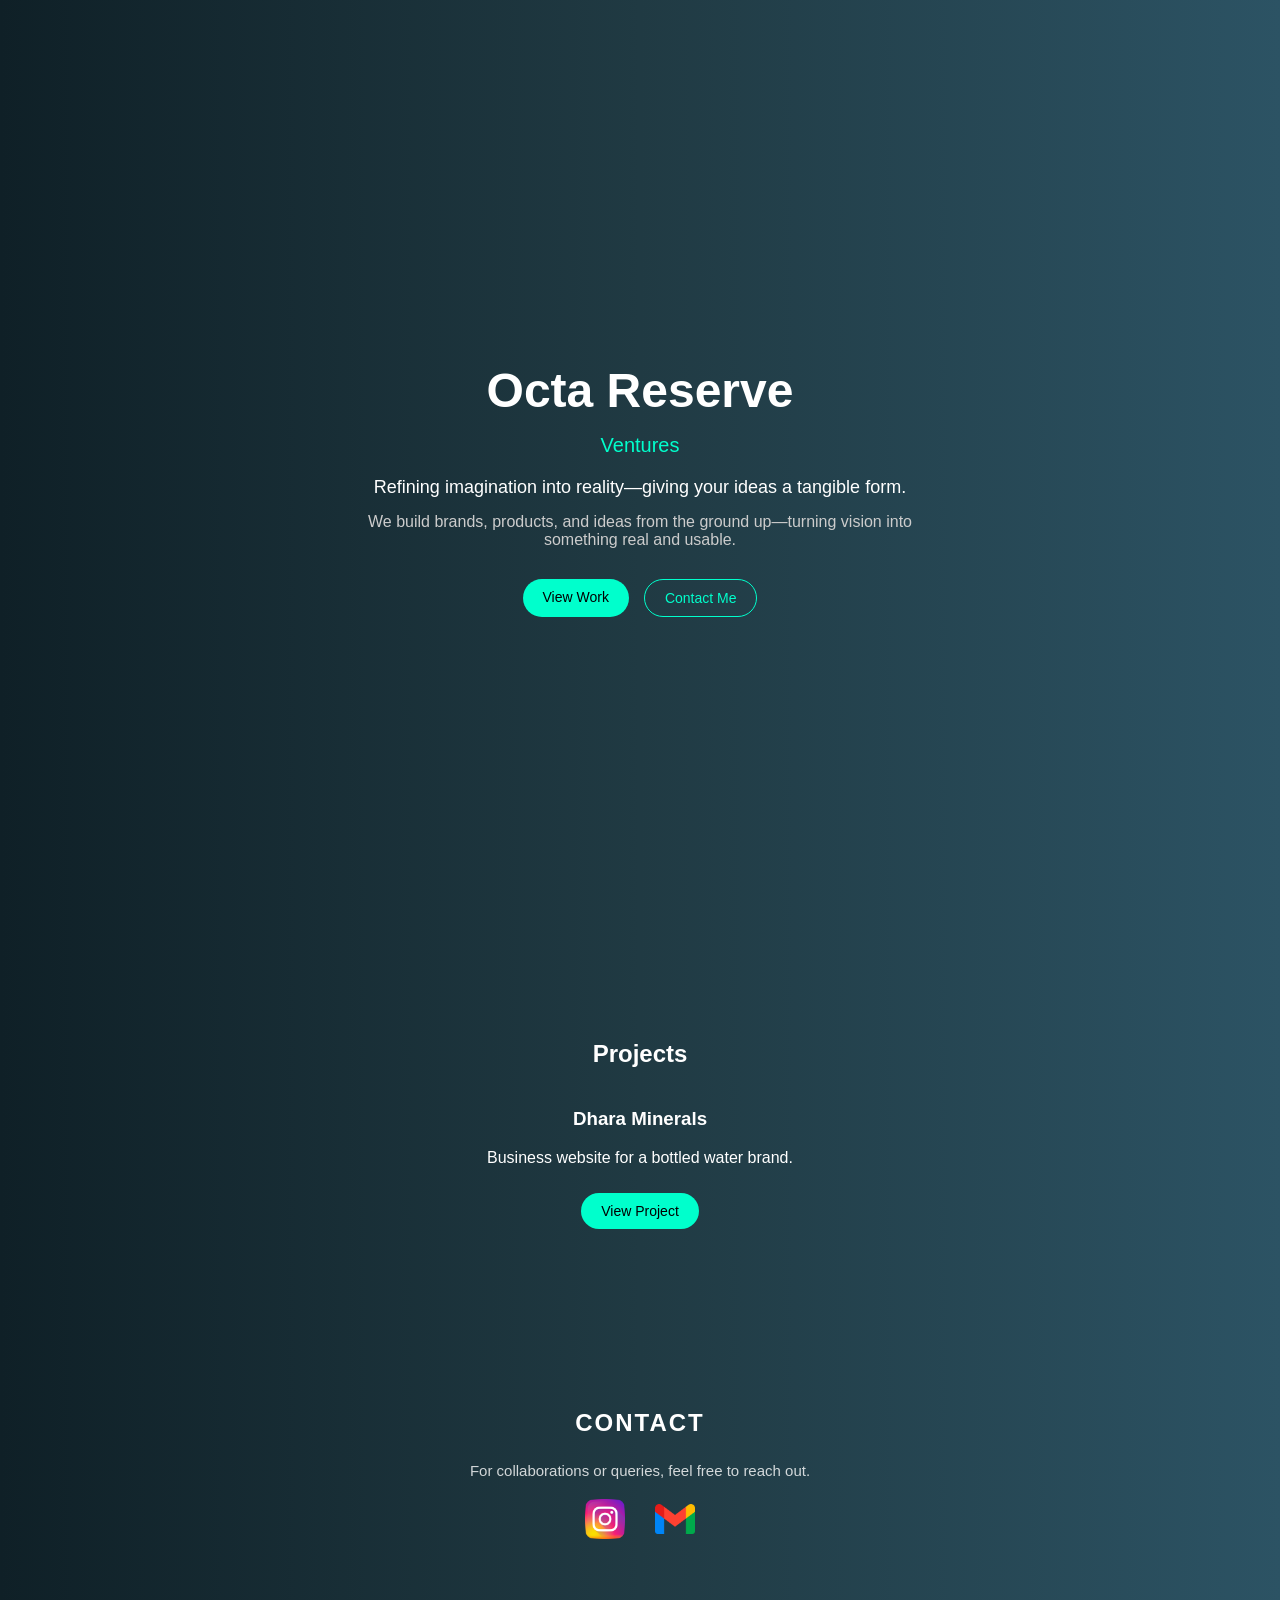
<file: index.html>
<!DOCTYPE html>
<html>
<head>
  <meta charset="UTF-8">
<meta name="viewport" content="width=device-width, initial-scale=1.0">

  <!-- Google tag (gtag.js) -->
<script async src="https://www.googletagmanager.com/gtag/js?id=G-RBC8QDCVNJ"></script>
<script>
  window.dataLayer = window.dataLayer || [];
  function gtag(){dataLayer.push(arguments);}
  gtag('js', new Date());

  gtag('config', 'G-RBC8QDCVNJ');
</script>
  
  <title>The Amol</title>
  <link rel="stylesheet" href="style.css">
</head>
<body>

<!-- HERO -->
<section class="hero">
  <div class="hero-content">
    
    <h1>Octa Reserve</h1>
    <h2>Ventures</h2>

    <p class="tagline">
      Refining imagination into reality—giving your ideas a tangible form.
    </p>

    <p class="about">
      We build brands, products, and ideas from the ground up—turning vision into something real and usable.
    </p>

    <div class="hero-buttons">
      <a href="#projects" class="btn primary">View Work</a>
      <a href="#contact" class="btn secondary">Contact Me</a>
    </div>

  </div>
</section>

<!-- PROJECTS -->
<section id="projects" style="padding:80px 20px; text-align:center;">
  <h2>Projects</h2>

  <div style="margin-top:40px;">
    <h3>Dhara Minerals</h3>
    <p>Business website for a bottled water brand.</p>

    <a href="dharaminerals/index.html" class="btn primary" style="margin-top:10px; display:inline-block;">
      View Project
    </a>
  </div>
</section>

<section id="contact" style="text-align:center; padding:80px 20px;">

  <h2 style="margin-bottom:25px; letter-spacing:2px;">
    CONTACT
  </h2>

  <p style="font-size:15px; opacity:0.8; margin-bottom:20px;">
    For collaborations or queries, feel free to reach out.
  </p>

  <div style="display:flex; justify-content:center; gap:30px; margin-top:20px;">

    <a href="https://www.instagram.com/theamoldwivedi/" target="_blank">
      <img src="/instagram.png" style="width:40px;">
    </a>

    <a href="mailto:theamoldwivedi@gmail.com">
      <img src="/mail.png" style="width:40px;">
    </a>

  </div>
    
</section>

</body>
</html>
</file>
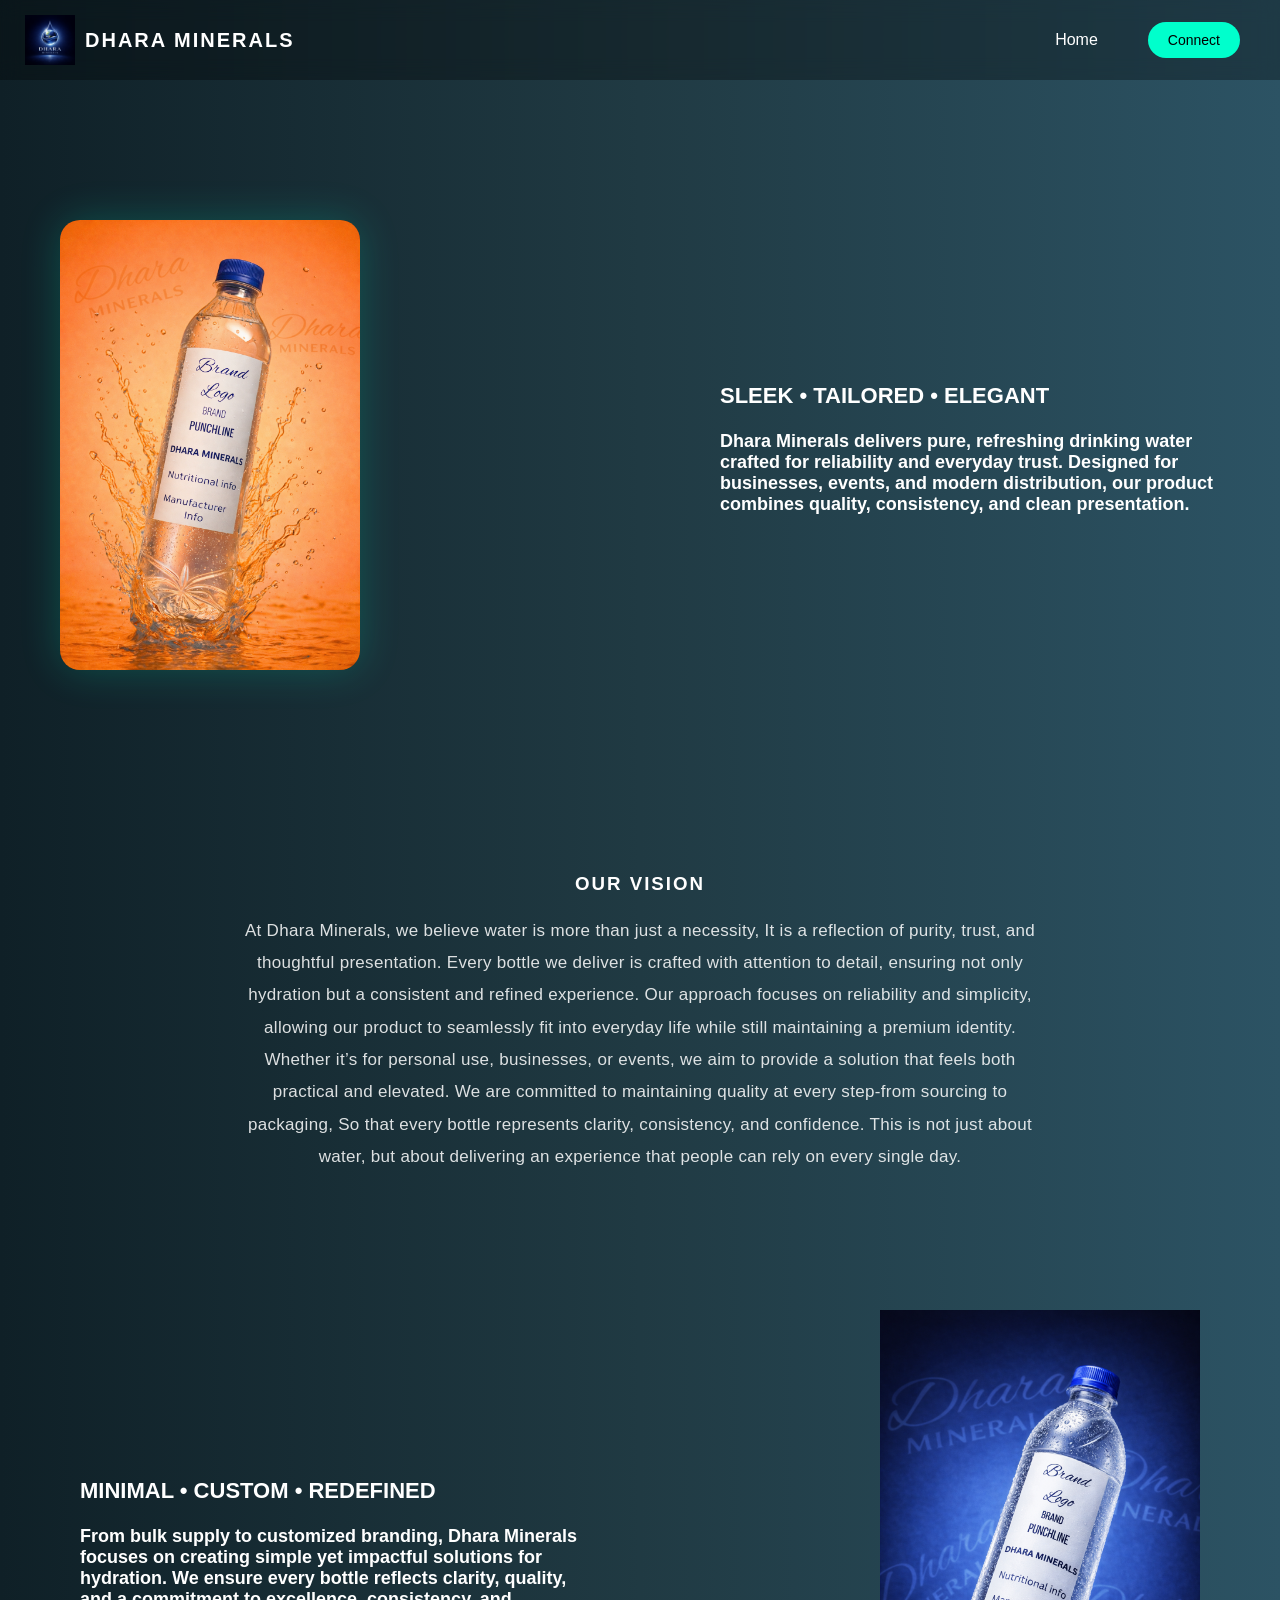
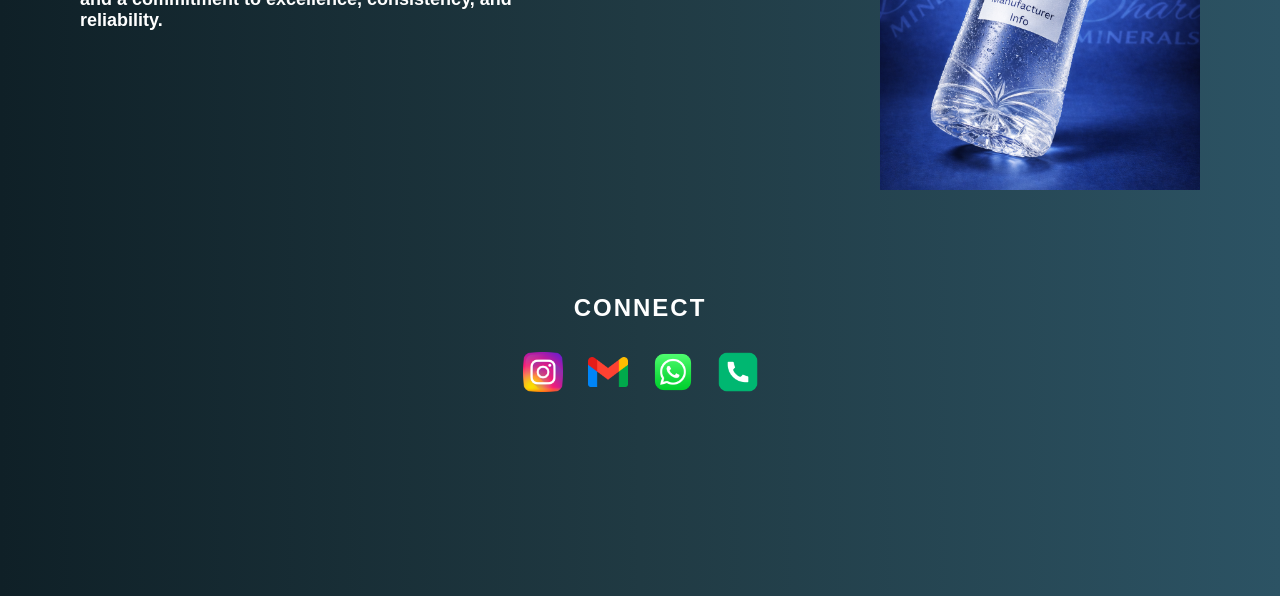
<file: dharaminerals/index.html>
<!DOCTYPE html>
<html lang="en">
<head>
  <meta charset="UTF-8">
<meta name="viewport" content="width=device-width, initial-scale=1.0">

  <!-- Google tag (gtag.js) -->
<script async src="https://www.googletagmanager.com/gtag/js?id=G-RBC8QDCVNJ"></script>
<script>
  window.dataLayer = window.dataLayer || [];
  function gtag(){dataLayer.push(arguments);}
  gtag('js', new Date());

  gtag('config', 'G-RBC8QDCVNJ');
</script>
  
  <title>Dharaminerals</title>
  <link rel="stylesheet" href="../style.css">
</head>
<body>

<header style="
  display:flex;
  justify-content:space-between;
align-items:center;
  align-items:center;
  padding:15px 25px;
  background: rgba(0,0,0,0.3);
  backdrop-filter: blur(10px);
">

  <div style="display:flex; align-items:center;">
    <img src="../logo.png" style="width:50px; margin-right:10px;">
    <h2 style="margin:0; font-size:20px; letter-spacing:2px;">
      DHARA MINERALS
    </h2>
  </div>

  <nav style="display:flex; gap:20px; align-items:center;">
    <a href="/" style="text-decoration:none; color:white;">Home</a>
  <a href="#contact" class="btn primary">Connect</a>
  </nav>

</header>
  
<!-- MAIN PRODUCT -->
<section class="product-section">
  <div class="product-container" style="justify-content:space-between; padding:40px;">

    <!-- LEFT IMAGE -->
    <div class="product-image">
      <img src="../bottle-main.png" alt="Bottle" style="width:320px;">
    </div>

    <!-- RIGHT TEXT -->
    <div class="product-text" style="max-width:500px;">

      <p style="font-size:22px; font-weight:820; text-transform:uppercase;">
        Sleek • Tailored • Elegant
      </p>

      <p style="font-size:18px; font-weight:650;">
        Dhara Minerals delivers pure, refreshing drinking water crafted for reliability and everyday trust. Designed for businesses, events, and modern distribution, our product combines quality, consistency, and clean presentation.
      </p>

    </div>

  </div>
</section>

  <section style="text-align:center; padding:80px 20px; max-width:800px; margin:auto;">

  <h3 style="margin-bottom:20px; letter-spacing:2px;">
    OUR VISION
  </h3>

  <p style="font-size:17px; line-height:1.9; opacity:0.85; letter-spacing:0.3px;">
    At Dhara Minerals, we believe water is more than just a necessity, It is a reflection of purity, trust, and thoughtful presentation. Every bottle we deliver is crafted with attention to detail, ensuring not only hydration but a consistent and refined experience.
    
    Our approach focuses on reliability and simplicity, allowing our product to seamlessly fit into everyday life while still maintaining a premium identity. Whether it’s for personal use, businesses, or events, we aim to provide a solution that feels both practical and elevated.
    
    We are committed to maintaining quality at every step-from sourcing to packaging, So that every bottle represents clarity, consistency, and confidence. This is not just about water, but about delivering an experience that people can rely on every single day.
  </p>

</section>
  
<!-- SECOND SECTION -->
<section style="padding:40px;">

  <div style="
    display:flex;
    align-items:center;
    justify-content:space-between;
    padding:0 40px;
  ">

    <!-- LEFT TEXT -->
   <div class="product-text" style="max-width:500px;">

      <p style="font-size:22px; font-weight:820; text-transform:uppercase;">
        Minimal • Custom • Redefined
      </p>

      <p style="font-size:18px; font-weight:650;">
        From bulk supply to customized branding, Dhara Minerals focuses on creating simple yet impactful solutions for hydration. We ensure every bottle reflects clarity, quality, and a commitment to excellence, consistency, and reliability.
      </p>

    </div>

    <!-- RIGHT IMAGE -->
    <div>
      <img src="../bottle-clean.png" alt="Bottle" style="width:320px;">
    </div>

  </div>

  <section id="contact" style="text-align:center; padding:80px 20px;">

  <h2 style="margin-bottom:30px; letter-spacing:2px;">
    CONNECT
  </h2>

  <div style="display:flex; justify-content:center; gap:25px; margin-top:20px;">

  <a href="https://www.instagram.com/dharaminerals.in/" target="_blank">
    <img src="/instagram.png" style="width:40px;">
  </a>

  <a href="mailto:dharaminerals.in@gmail.com">
    <img src="/mail.png" style="width:40px;">
  </a>

  <a href="https://wa.me/918889266724?text=Hello%2C%20I%20would%20like%20to%20enquire%20about%20the%20product" target="_blank">
    <img src="/whatsapp.png" style="width:40px;">
  </a>

  <a href="tel:+918889266724">
    <img src="/call.png" style="width:40px;">
  </a>

</div>

  </section>

<!-- SECOND SECTION STARTS BELOW -->
<section style="padding:40px;">

</body>
</html>
</file>
<file: style.css>
body {
  margin: 0;
  font-family: 'Segoe UI', sans-serif;
  background: linear-gradient(to right, #0f2027, #203a43, #2c5364);
  color: white;
}

nav a {
  color: #00ffcc;
  text-decoration: none;
  margin: 0 15px;
  font-size: 16px;
  transition: 0.3s;
}
nav a:hover {
  text-decoration: underline;
  color: #00ffcc;
}

section {
  padding: 60px 20px;
  text-align: center;
  animation: fadeIn 1s ease-in;
}

/* hero */
.hero {
  min-height: 100vh;
  display: flex;
  align-items: center;
  justify-content: center;
  text-align: center;
  padding: 20px;
}
.hero-content h1 {
  font-size: 48px;
  margin-bottom: 10px;
}
.hero-content h2 {
  font-size: 20px;
  font-weight: 400;
  color: #00ffcc;
  margin-bottom: 20px;
}

.tagline {
  font-size: 18px;
  max-width: 600px;
  margin: 0 auto 15px;
}
.about {
  font-size: 16px;
  color: #ccc;
  max-width: 600px;
  margin: 0 auto 30px;
}

.hero-buttons {
  display: flex;
  gap: 15px;
  justify-content: center;
  flex-wrap: wrap;
}

.btn {
  padding: 10px 20px;
  border-radius: 25px;
  text-decoration: none;
  font-size: 14px;
}

.primary {
  background: #00ffcc;
  color: black;
}
.secondary {
  border: 1px solid #00ffcc;
  color: #00ffcc;
}

/* project */
.project {
  margin: 20px auto;
  padding: 20px;
  max-width: 400px;
  border: 1px solid #333;
  border-radius: 10px;
  background: rgba(255,255,255,0.03);
  transition: 0.3s;
}
.project:hover {
  border-color: #00ffcc;
  transform: translateY(-5px);
  box-shadow: 0 0 20px rgba(0,255,204,0.2);
}

/* ✅ PRODUCT FIX */
.product-container {
  display: flex;
  align-items: center;
  justify-content: center;
  gap: 40px;
  margin-top: 40px;
  flex-wrap: wrap; /* IMPORTANT */
}

.product-text {
  max-width: 500px;
  text-align: left;
}

.product-image img {
  max-width: 300px;
  width: 100%;
  height: auto;
  border-radius: 20px;
  box-shadow: 0 0 40px rgba(0,255,204,0.2);
}

/* animation */
@keyframes fadeIn {
  from {
    opacity: 0;
    transform: translateY(20px);
  }
  to {
    opacity: 1;
    transform: translateY(0);
  }
}

* {
  transition: all 0.3s ease;
}

/* 🔥 STRONG MOBILE FIX */
@media (max-width: 768px) {

  .product-container {
    flex-direction: column !important;
    align-items: center !important;
    text-align: center;
  }

  .product-text {
    max-width: 100% !important;
    text-align: center !important;
  }

  .product-image img {
    width: 85% !important;
    max-width: 250px;
    margin-top: 20px;
  }

  h1 {
    font-size: 28px;
  }

  h2 {
    font-size: 22px;
  }
}

html {
  scroll-behavior: smooth;
}

@media (max-width: 600px) {
  #contact {
    margin-top: 200px;
  }
}
@media (max-width: 768px) {

  /* FORCE ALL FLEX TO STACK */
  div[style*="display:flex"] {
    flex-direction: column !important;
    align-items: center !important;
    text-align: center !important;
  }

  /* TEXT FULL WIDTH */
  .product-text {
    max-width: 100% !important;
    text-align: center !important;
  }

  /* IMAGE FIX */
  .product-image img,
  img {
    width: 85% !important;
    max-width: 260px !important;
    margin-top: 20px !important;
  }

}
@media (max-width: 768px) {

  #contact div {
    display: flex !important;
    flex-direction: row !important;
    justify-content: center !important;
    gap: 20px !important;
  }

  #contact img {
    width: 50px !important;
  }

}
</file>
